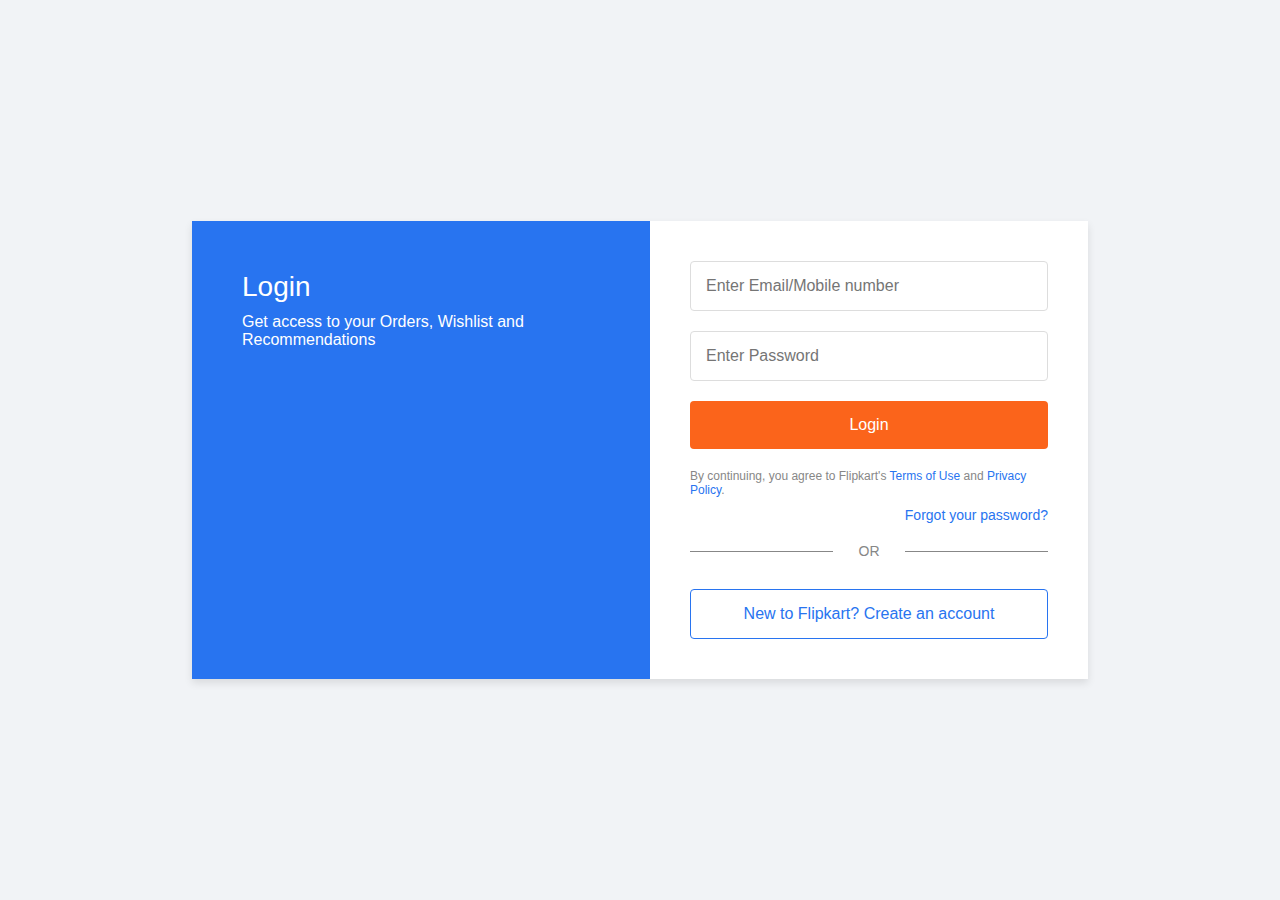
<file: index.html>
<!DOCTYPE html>
<html lang="en">
<head>
    <meta charset="UTF-8">
    <meta name="viewport" content="width=device-width, initial-scale=1.0">
    <title>Flipkart Login</title>
    <link rel="stylesheet" href="style.css">
</head>
<body>
    <div class="container">
        <div class="login-box">
            <div class="login-left">
                <h2>Login</h2>
                <p>Get access to your Orders, Wishlist and Recommendations</p>
            </div>
            <div class="login-right">
                <form action="#">
                    <input type="text" placeholder="Enter Email/Mobile number" required>
                    <input type="password" placeholder="Enter Password" required>
                    <button type="submit" class="login-btn">Login</button>
                    <p class="terms">
                        By continuing, you agree to Flipkart's <a href="#">Terms of Use</a> and <a href="#">Privacy Policy</a>.
                    </p>
                    <a href="#" class="forgot">Forgot your password?</a>
                    <div class="or">OR</div>
                    <button class="signup-btn">New to Flipkart? Create an account</button>
                </form>
            </div>
        </div>
    </div>
</body>
</html>
</file>
<file: style.css>
* {
    margin: 0;
    padding: 0;
    box-sizing: border-box;
}

body {
    font-family: 'Arial', sans-serif;
    background-color: #f1f3f6;
}

.container {
    display: flex;
    justify-content: center;
    align-items: center;
    height: 100vh;
}

.login-box {
    display: flex;
    width: 70%;
    max-width: 1000px;
    box-shadow: 0 4px 8px rgba(0, 0, 0, 0.1);
    background-color: white;
}

.login-left {
    flex: 1;
    background-color: #2874f0;
    color: white;
    padding: 50px;
}

.login-left h2 {
    font-size: 28px;
    font-weight: 500;
    margin-bottom: 10px;
}

.login-left p {
    font-size: 16px;
}

.login-right {
    flex: 1;
    padding: 40px;
}

form input {
    width: 100%;
    padding: 15px;
    margin-bottom: 20px;
    font-size: 16px;
    border: 1px solid #ddd;
    border-radius: 4px;
}

form input:focus {
    border-color: #2874f0;
    outline: none;
}

.login-btn {
    background-color: #fb641b;
    color: white;
    border: none;
    padding: 15px;
    width: 100%;
    font-size: 16px;
    cursor: pointer;
    border-radius: 4px;
    margin-bottom: 10px;
}

.login-btn:hover {
    background-color: #e56013;
}

.terms {
    font-size: 12px;
    margin-top: 10px;
    color: #878787;
}

.terms a {
    color: #2874f0;
    text-decoration: none;
}

.forgot {
    display: block;
    text-align: right;
    margin-top: 10px;
    font-size: 14px;
    color: #2874f0;
    text-decoration: none;
}

.or {
    text-align: center;
    margin: 20px 0;
    position: relative;
    font-size: 14px;
    color: #878787;
}

.or:before, .or:after {
    content: '';
    position: absolute;
    top: 50%;
    width: 40%;
    height: 1px;
    background-color: #878787;
}

.or:before {
    left: 0;
}

.or:after {
    right: 0;
}

.signup-btn {
    background-color: #fff;
    color: #2874f0;
    border: 1px solid #2874f0;
    padding: 15px;
    width: 100%;
    font-size: 16px;
    cursor: pointer;
    border-radius: 4px;
    margin-top: 10px;
}

.signup-btn:hover {
    background-color: #f1f3f6;
}

@media (max-width: 768px) {
    .login-box {
        flex-direction: column;
    }
}
</file>
